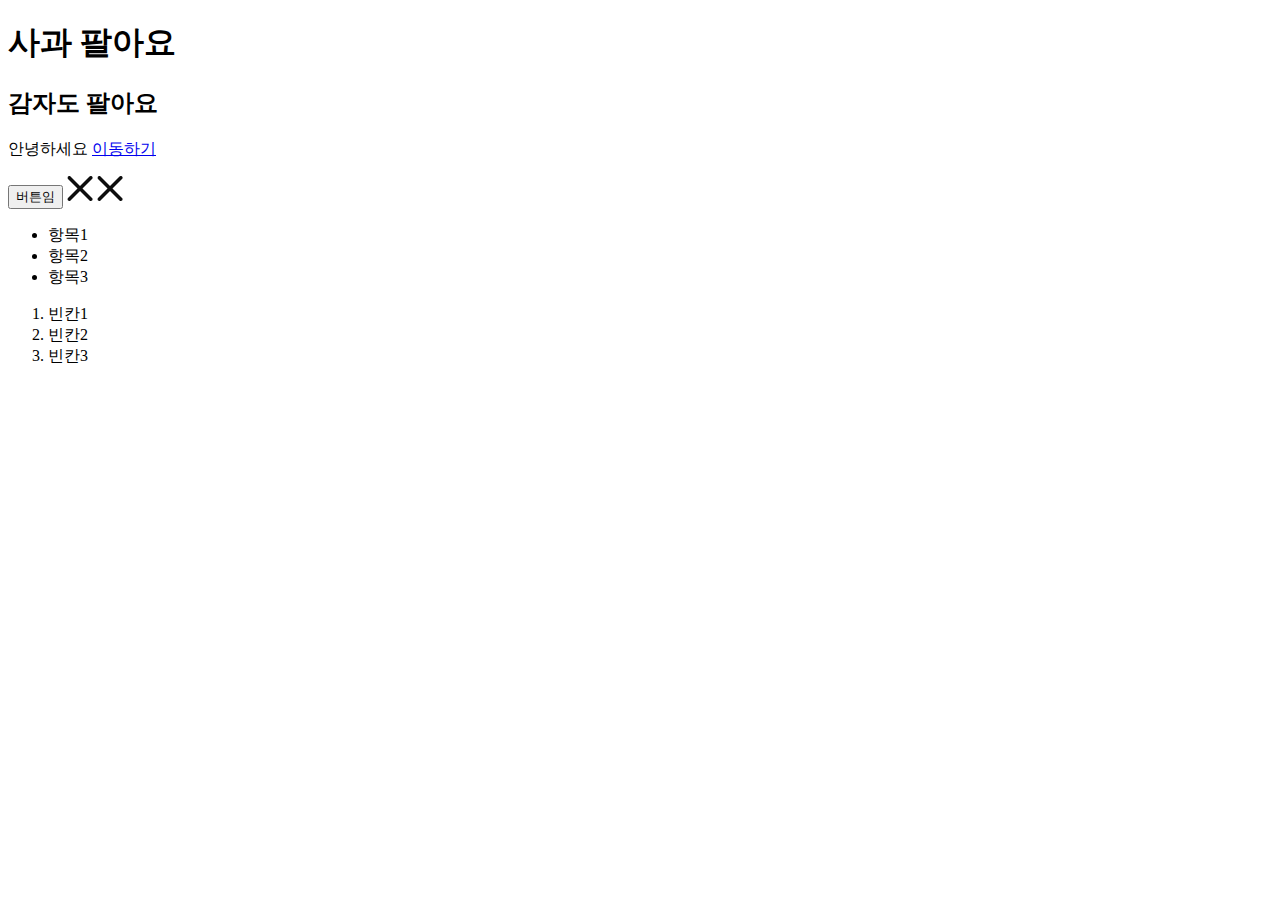
<file: index.html>
<!DOCTYPE html>
<html lang="en">
  <head>
    <meta charset="UTF-8" />
    <meta name="viewport" content="width=device-width, initial-scale=1.0" />
    <title>Document</title>
  </head>
  <body>
    <h1>사과 팔아요</h1>
    <h2>감자도 팔아요</h2>
    <p>안녕하세요 <a href="https://naver.com">이동하기</a></p>
    <button>버튼임</button>
    <a href="https://google.com"><img src="./X.png" alt="" /></a>
    <img src="./X.png" alt="" />
    <ul>
      <li>항목1</li>
      <li>항목2</li>
      <li>항목3</li>
    </ul>
    <ol>
      <li>빈칸1</li>
      <li>빈칸2</li>
      <li>빈칸3</li>
    </ol>
  </body>
</html>
</file>
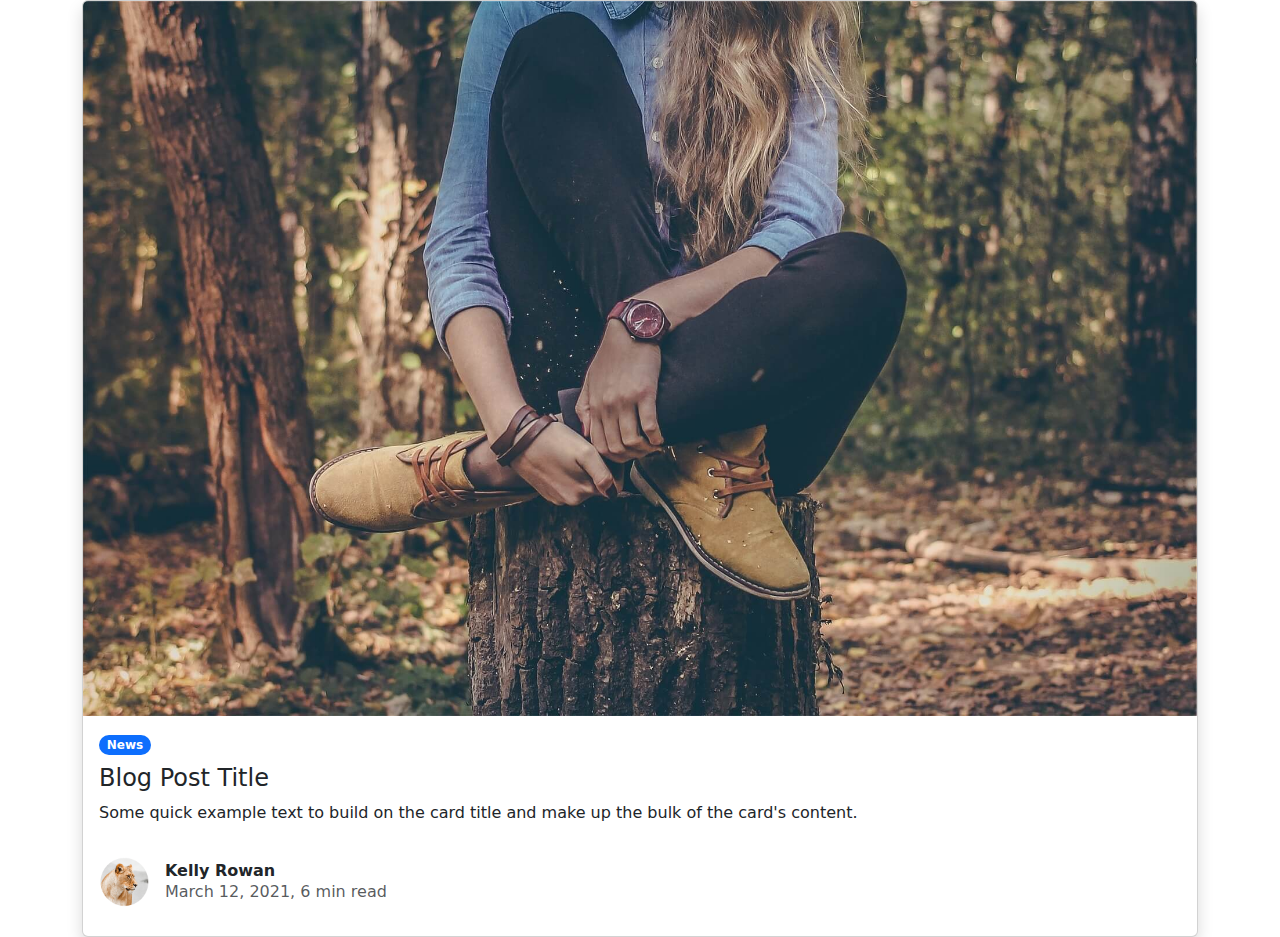
<file: boot.html>
<!DOCTYPE html>
<html lang="en">
  <head>
    <meta charset="utf-8" />
    <meta name="viewport" content="width=device-width, initial-scale=1" />
    <title>Bootstrap demo</title>
    <link
      href="https://cdn.jsdelivr.net/npm/bootstrap@5.3.3/dist/css/bootstrap.min.css"
      rel="stylesheet"
      integrity="sha384-QWTKZyjpPEjISv5WaRU9OFeRpok6YctnYmDr5pNlyT2bRjXh0JMhjY6hW+ALEwIH"
      crossorigin="anonymous"
    />
  </head>
  <body>
    <div class="container">
      <div class="card shadow">
        <img src="./shoes.jpg" class="card-img-top" />
        <div class="card-body">
          <span class="badge rounded-pill bg-primary">News</span>
          <h4 class="mt-2">Blog Post Title</h4>
          <p class="card-text">
            Some quick example text to build on the card title and make up the
            bulk of the card's content.
          </p>
        </div>
        <div class="d-flex p-3">
          <div class="flex-shrink-0">
            <img src="./lion.png" width="50px" />
          </div>
          <div class="flex-grow-1 ms-3 mt-1">
            <h6 class="fw-bold mb-0">Kelly Rowan</h6>
            <p class="text-muted">March 12, 2021, 6 min read</p>
          </div>
        </div>
      </div>
    </div>

    <script
      src="https://cdn.jsdelivr.net/npm/bootstrap@5.3.3/dist/js/bootstrap.bundle.min.js"
      integrity="sha384-YvpcrYf0tY3lHB60NNkmXc5s9fDVZLESaAA55NDzOxhy9GkcIdslK1eN7N6jIeHz"
      crossorigin="anonymous"
    ></script>
  </body>
</html>
</file>
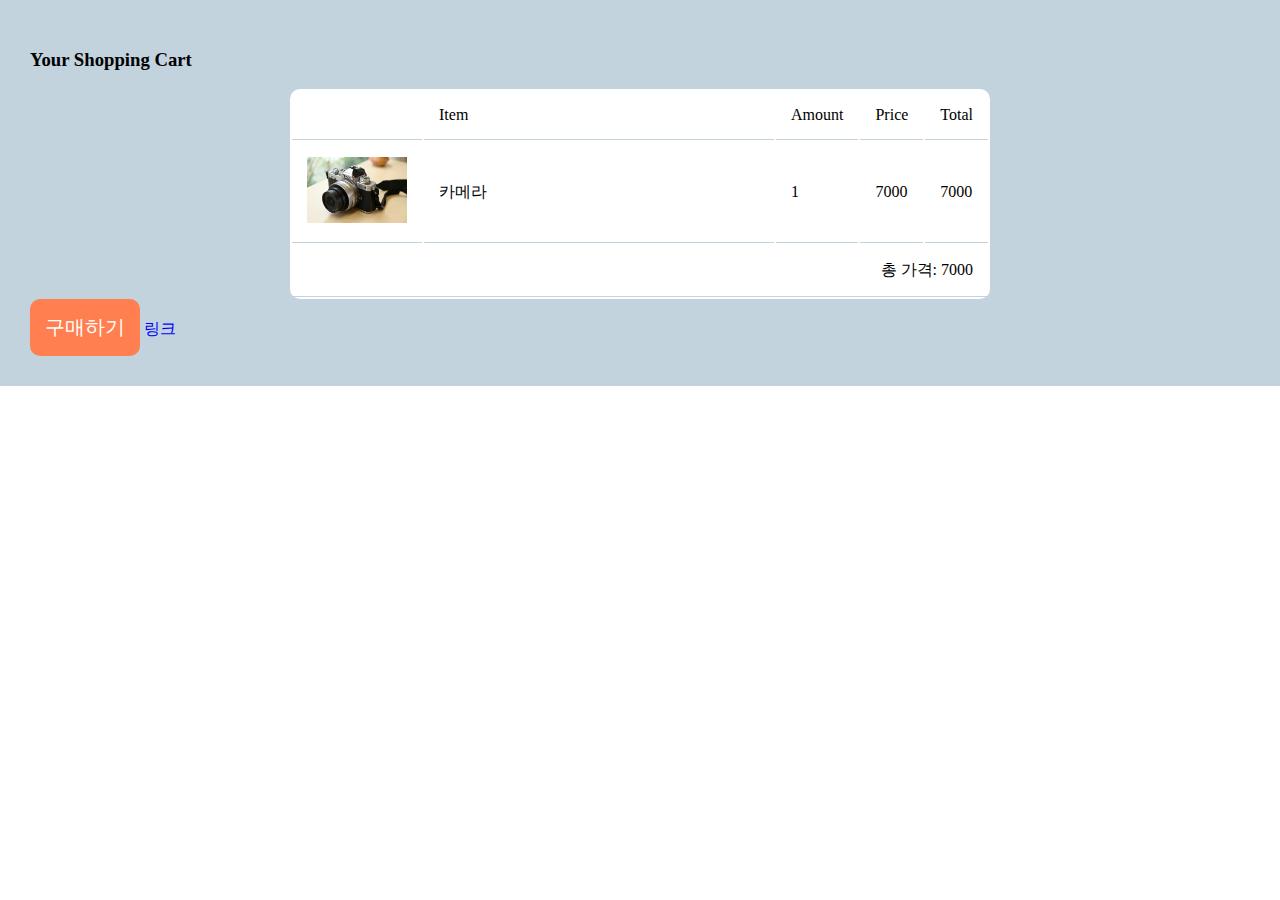
<file: cart.html>
<!DOCTYPE html>
<html lang="en">
  <head>
    <meta charset="UTF-8" />
    <meta name="viewport" content="width=device-width, initial-scale=1.0" />
    <title>Document</title>
    <link rel="stylesheet" href="./cart.css" />
  </head>
  <body>
    <div class="cart-background">
      <h3>Your Shopping Cart</h3>
      <table class="cart-table">
        <thead>
          <tr>
            <td></td>
            <td class="cell-long">Item</td>
            <td>Amount</td>
            <td>Price</td>
            <td>Total</td>
          </tr>
        </thead>
        <tbody>
          <tr>
            <td>
              <img src="./camera1.jpg" alt="" />
            </td>
            <td>카메라</td>
            <td>1</td>
            <td>7000</td>
            <td>7000</td>
          </tr>
          <tr>
            <td colspan="5" style="text-align: right">총 가격: 7000</td>
          </tr>
        </tbody>
      </table>
      <button class="btn">구매하기</button>
      <a href="layout1.html" class="custom-link">링크</a>
    </div>
  </body>
</html>
</file>
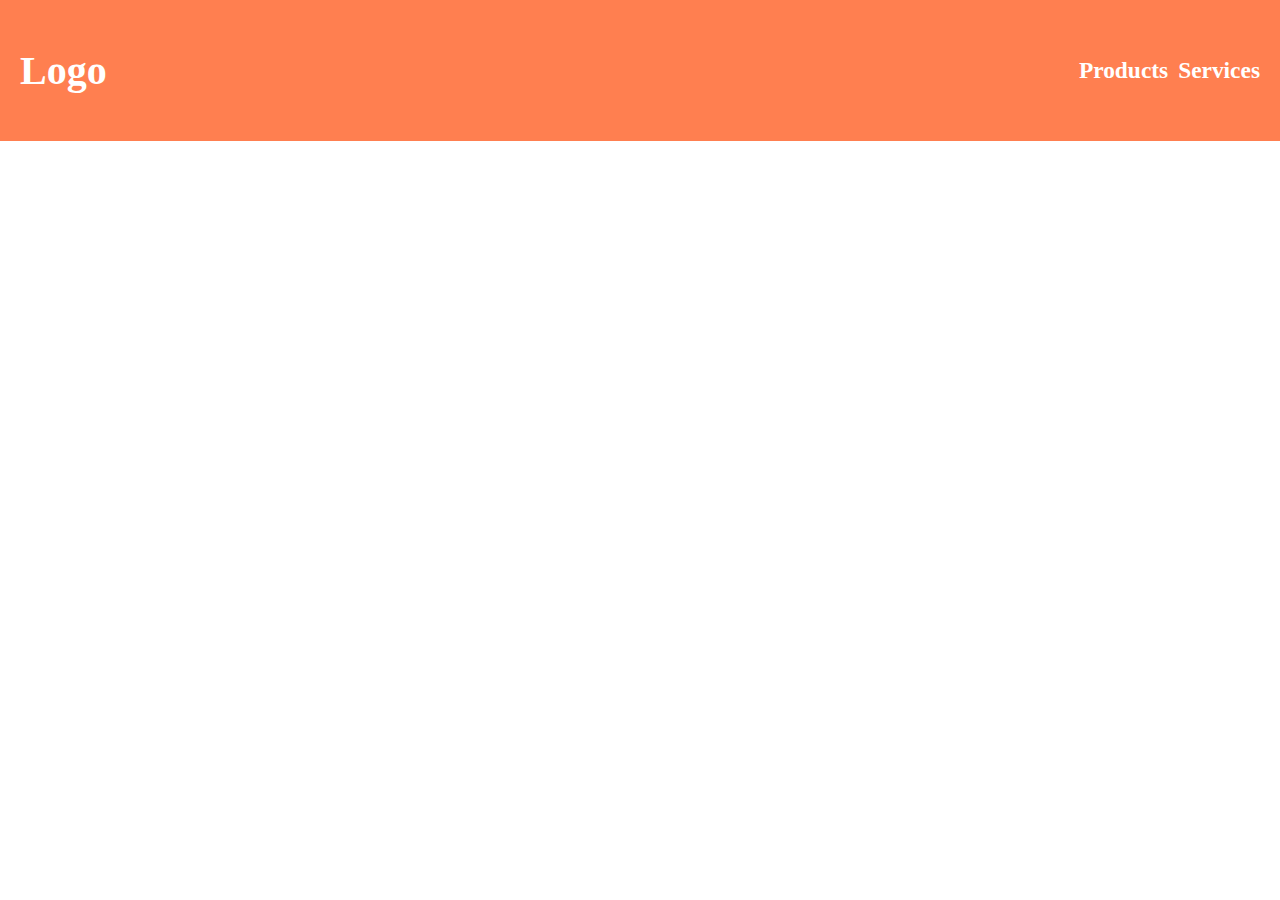
<file: flexbox.html>
<!DOCTYPE html>
<html lang="en">
  <head>
    <meta charset="UTF-8" />
    <meta name="viewport" content="width=device-width, initial-scale=1.0" />
    <title>Document</title>
    <link rel="stylesheet" href="./flexbox.css" />
  </head>
  <body>
    <nav class="nav-container">
      <div class="nav-left">
        <h1>Logo</h1>
      </div>
      <div class="nav-right">
        <h3>Products</h3>
        <h3 class="nav-right-service">Services</h3>
      </div>
    </nav>
  </body>
</html>
</file>
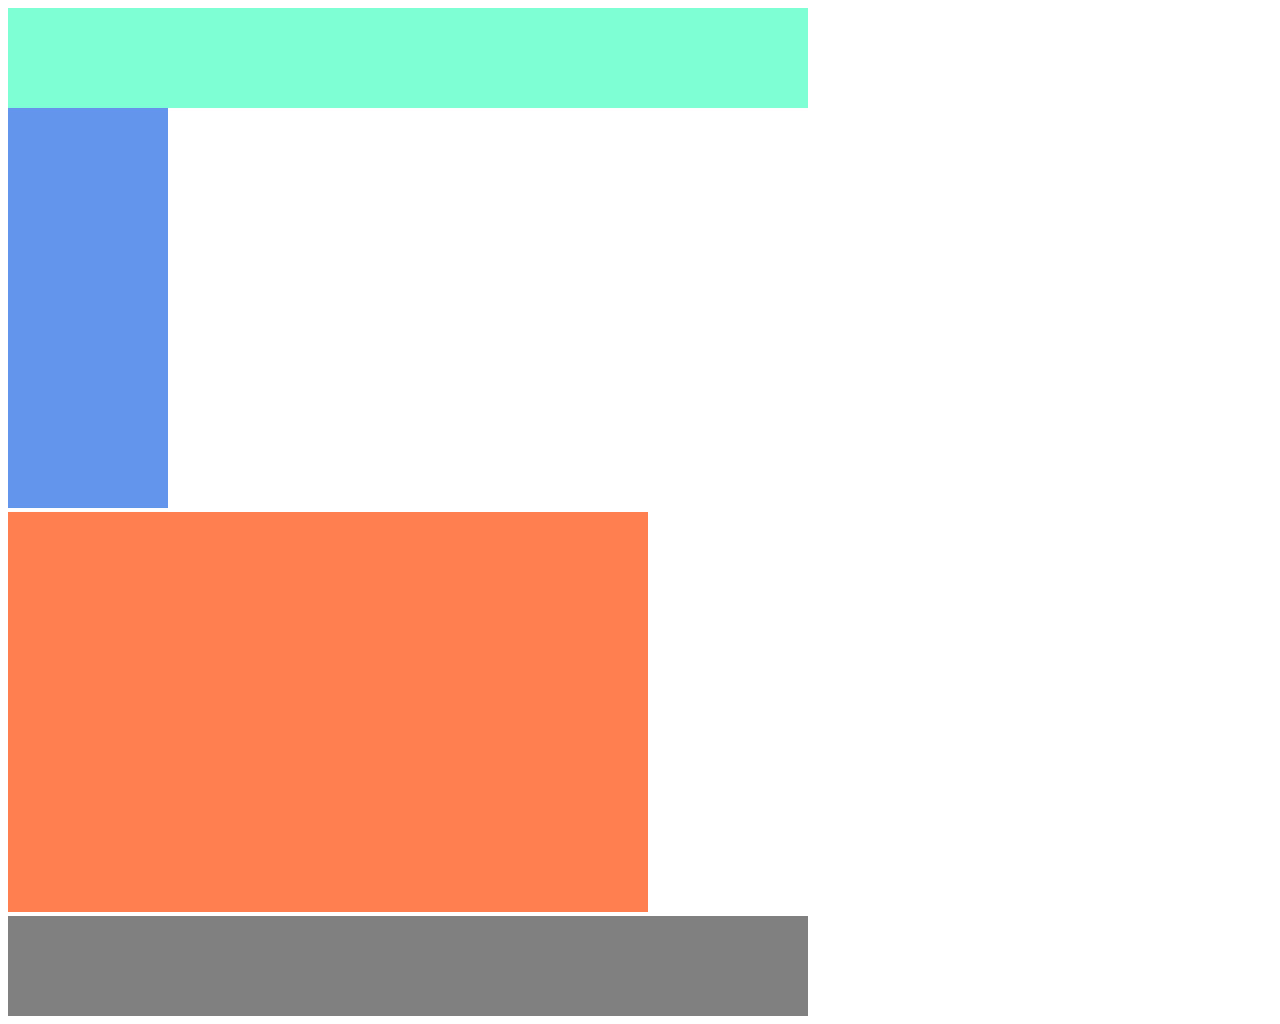
<file: layout1.html>
<!DOCTYPE html>
<html lang="en">
  <head>
    <meta charset="UTF-8" />
    <meta name="viewport" content="width=device-width, initial-scale=1.0" />
    <title>Document</title>
    <link rel="stylesheet" href="./main.css" />
  </head>
  <body>
    <div class="container">
      <div class="header"></div>
      <div class="left-menu"></div>
      <div class="right"></div>
      <div class="footer"></div>
    </div>
  </body>
</html>
</file>
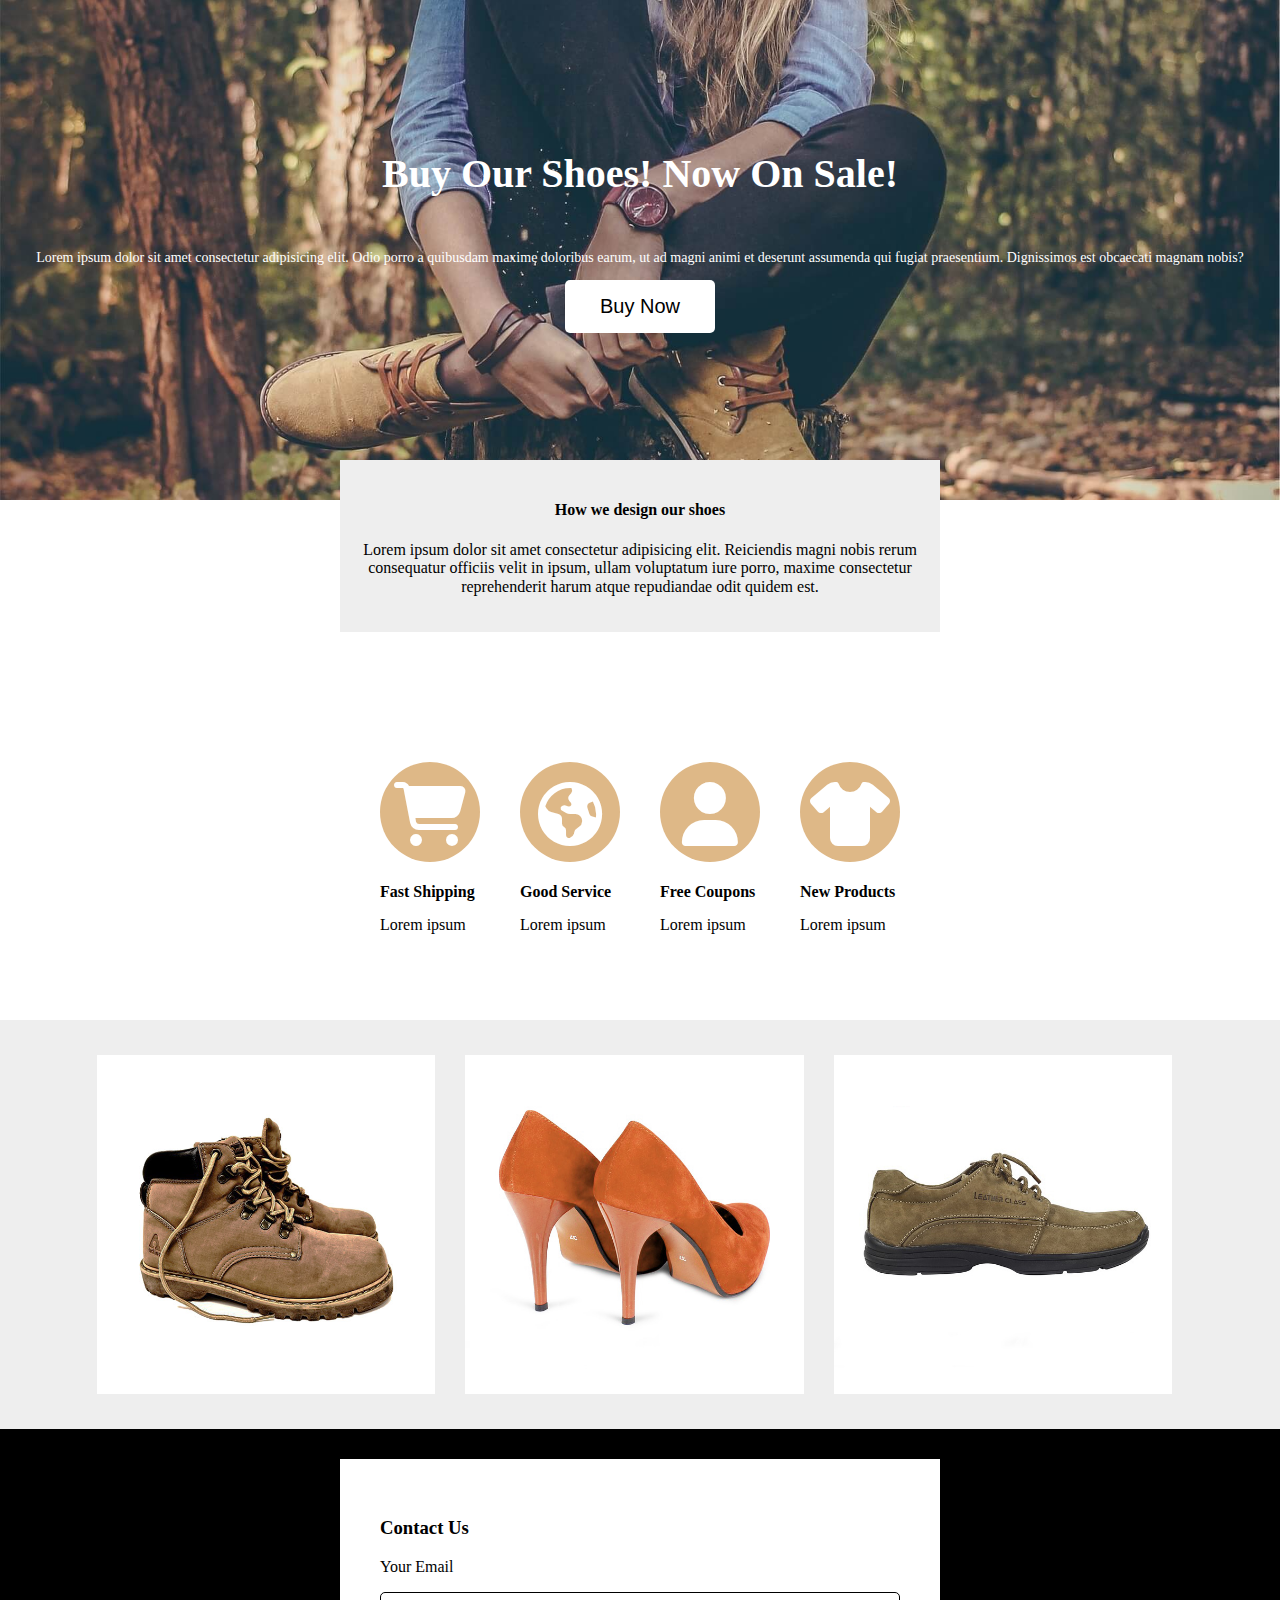
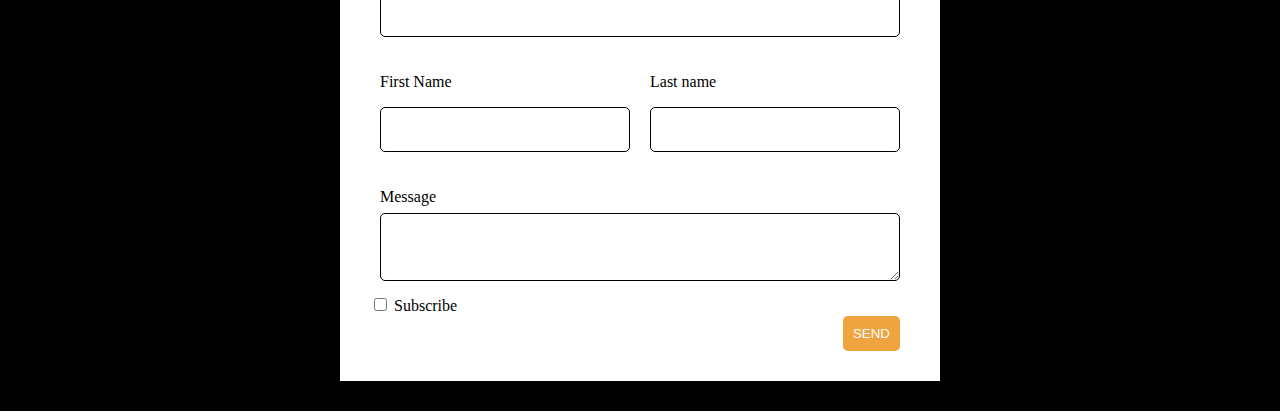
<file: layout2.html>
<!DOCTYPE html>
<html lang="en">
  <head>
    <meta charset="UTF-8" />
    <meta name="viewport" content="width=device-width, initial-scale=1.0" />
    <title>Document</title>
    <link rel="stylesheet" href="./layout2.css" />
    <link
      rel="stylesheet"
      href="./fontawesome/fontawesome-free-6.6.0-web/css/all.min.css"
    />
  </head>
  <body>
    <div class="main-background">
      <h4 class="main-title">Buy Our Shoes! Now On Sale!</h4>
      <p class="main-content">
        Lorem ipsum dolor sit amet consectetur adipisicing elit. Odio porro a
        quibusdam maxime doloribus earum, ut ad magni animi et deserunt
        assumenda qui fugiat praesentium. Dignissimos est obcaecati magnam
        nobis?
      </p>
      <button class="main-button">Buy Now</button>
    </div>
    <div class="explain-box">
      <h4>How we design our shoes</h4>
      <p>
        Lorem ipsum dolor sit amet consectetur adipisicing elit. Reiciendis
        magni nobis rerum consequatur officiis velit in ipsum, ullam voluptatum
        iure porro, maxime consectetur reprehenderit harum atque repudiandae
        odit quidem est.
      </p>
    </div>
    <div class="product-container">
      <div class="product-container-box">
        <i class="fa fa-solid fa-cart-shopping fa-4x"></i>
        <h4>Fast Shipping</h4>
        <p>Lorem ipsum</p>
      </div>
      <div class="product-container-box">
        <i class="fa fa-solid fa-earth-americas fa-4x"></i>
        <h4>Good Service</h4>
        <p>Lorem ipsum</p>
      </div>
      <div class="product-container-box">
        <i class="fa-solid fa-user fa-4x"></i>
        <h4>Free Coupons</h4>
        <p>Lorem ipsum</p>
      </div>
      <div class="product-container-box">
        <i class="fa-solid fa-shirt fa-4x"></i>
        <h4>New Products</h4>
        <p>Lorem ipsum</p>
      </div>
    </div>
    <div class="shop-bg">
      <div class="shop-container">
        <div class="shop-item">
          <div style="position: relative">
            <div class="overlay-wrap">
              <div class="overlay-black">
                <p>$60</p>
              </div>
            </div>
            <img src="./product1-1.jpg" alt="" />
          </div>
        </div>
        <div class="shop-item">
          <img src="./product2.jpg" alt="" />
        </div>
        <div class="shop-item">
          <img src="./product3.jpg" alt="" />
        </div>
      </div>
    </div>
    <div class="form-background">
      <div class="form-white">
        <form action="">
          <div class="w-100">
            <h3>Contact Us</h3>
            <p>Your Email</p>
            <input type="email" class="form-input" />
          </div>
          <div class="w-50">
            <p>First Name</p>
            <input type="text" class="form-input" />
          </div>
          <div class="w-50">
            <p>Last name</p>
            <input type="text" class="form-input" />
          </div>
          <div style="clear: both"></div>
          <div class="w-100">
            <p>Message</p>
            <textarea
              name=""
              id=""
              form=""
              class="form-input form-long"
            ></textarea>
          </div>
          <div>
            <input type="checkbox" id="sub" />
            <label for="sub">Subscribe</label>
            <button class="yellow-button">SEND</button>
          </div>
        </form>
      </div>
    </div>
  </body>
</html>
</file>
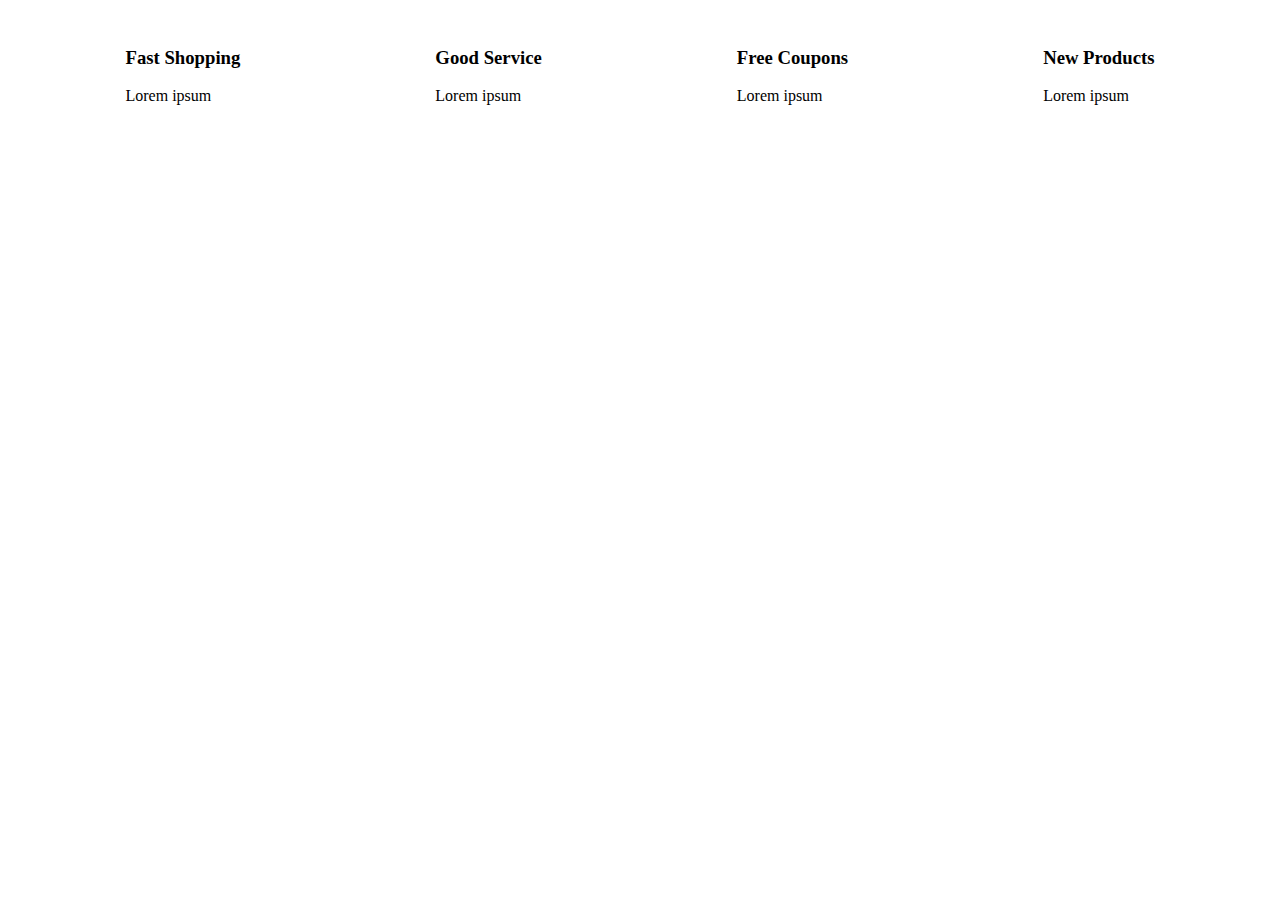
<file: layout3.html>
<!DOCTYPE html>
<html lang="en">
  <head>
    <meta charset="UTF-8" />
    <meta name="viewport" content="width=device-width, initial-scale=1.0" />
    <title>Document</title>
    <link rel="stylesheet" href="./layout3.css" />
  </head>
  <body>
    <div class="size-container">
      <div class="size-shopiing">
        <h3>Fast Shopping</h3>
        <p>Lorem ipsum</p>
      </div>
      <div class="size-service">
        <h3>Good Service</h3>
        <p>Lorem ipsum</p>
      </div>
      <div class="size-coupons">
        <h3>Free Coupons</h3>
        <p>Lorem ipsum</p>
      </div>
      <div class="size-product">
        <h3>New Products</h3>
        <p>Lorem ipsum</p>
      </div>
    </div>
  </body>
</html>
</file>
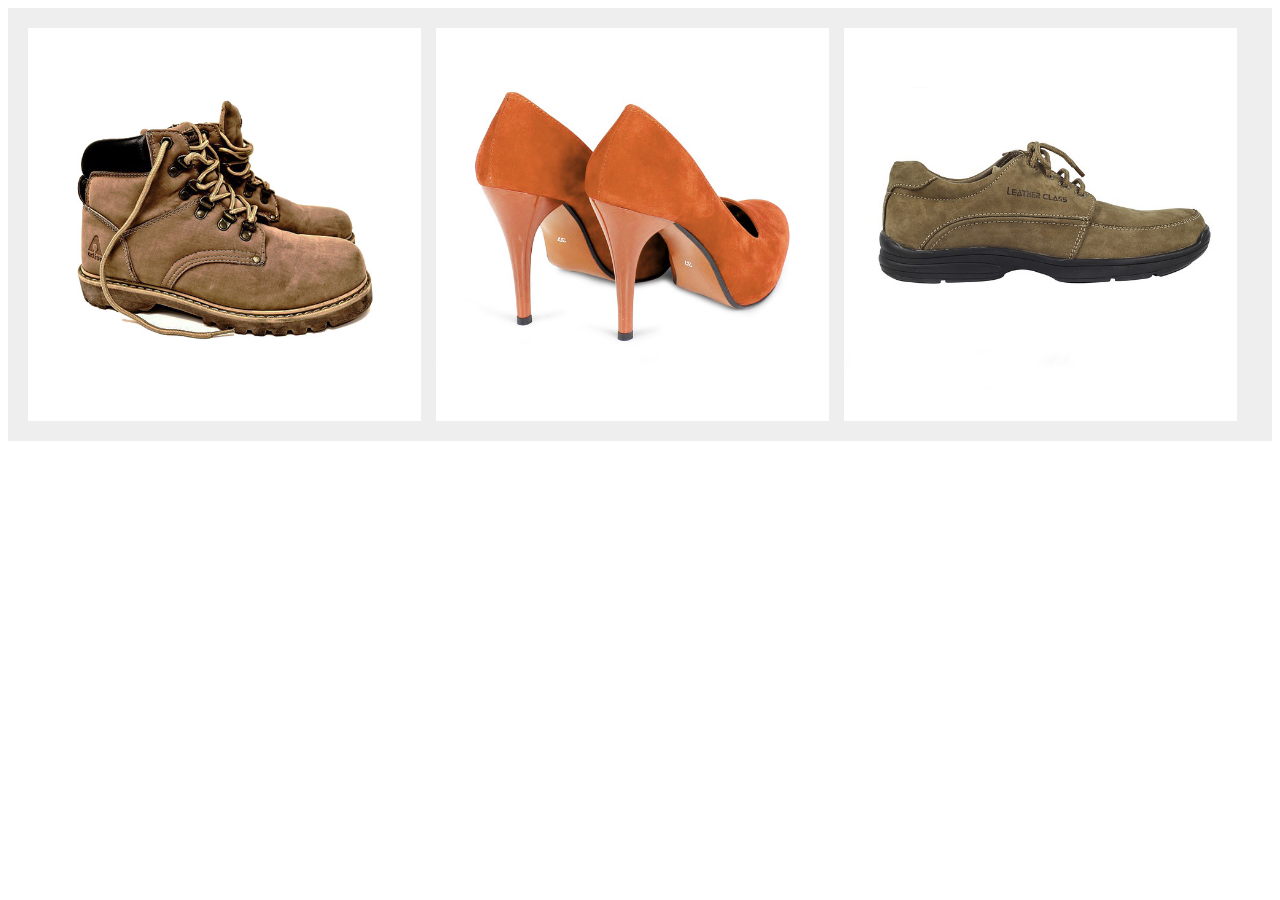
<file: test.html>
<!DOCTYPE html>
<html lang="en">
  <head>
    <meta charset="UTF-8" />
    <meta name="viewport" content="width=device-width, initial-scale=1.0" />
    <title>Document</title>
    <link rel="stylesheet" href="./test.css" />
  </head>
  <body>
    <div class="box-bg">
      <div class="box-container">
        <div class="box">
          <div class="overlay"></div>
          <img src="./product1-1.jpg" alt="" />
        </div>
        <div class="box">
          <img src="./product2.jpg" alt="" />
        </div>
        <div class="box">
          <img src="./product3.jpg" alt="" />
        </div>
      </div>
    </div>
  </body>
</html>
</file>
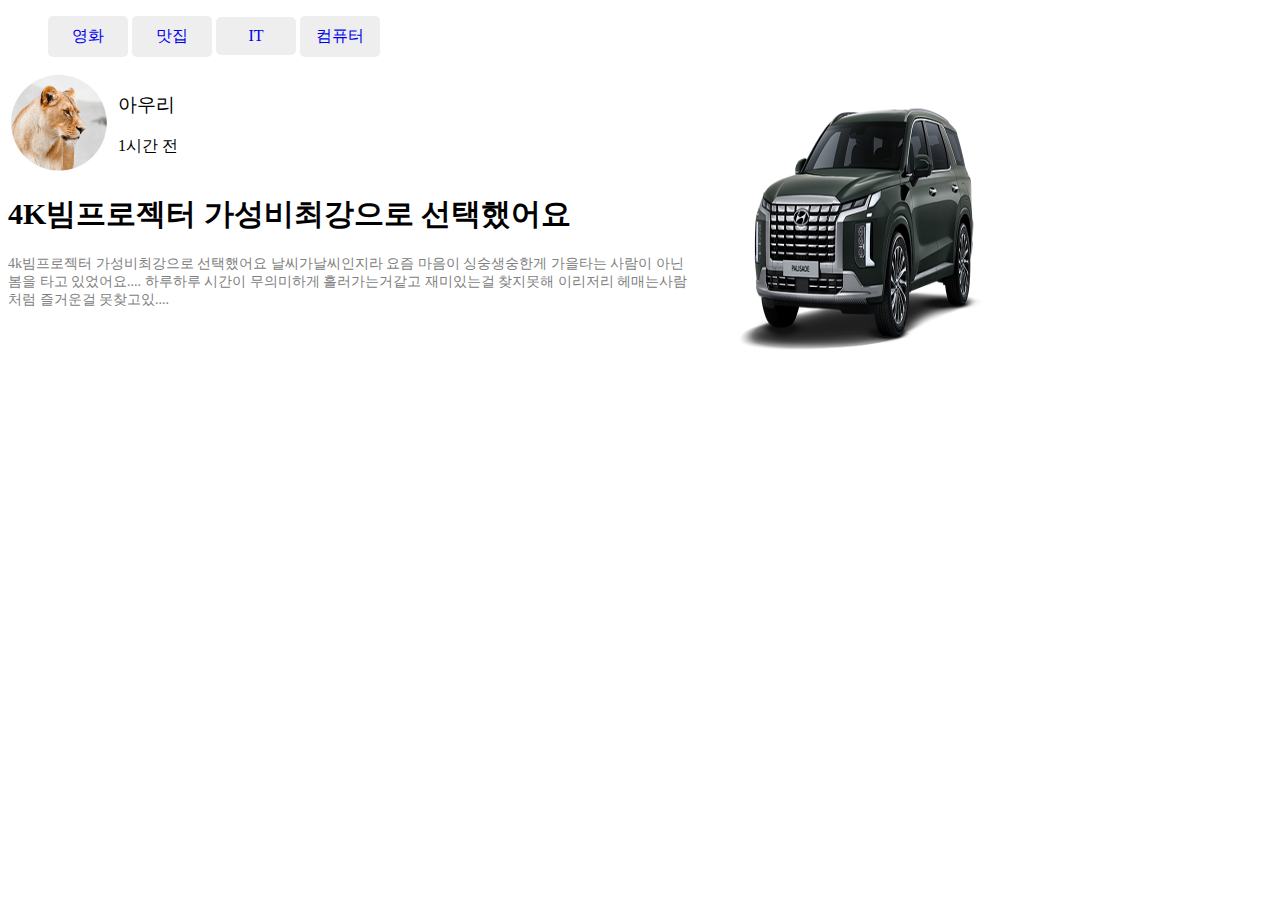
<file: homework/homework1.html>
<!DOCTYPE html>
<html lang="en">
  <head>
    <meta charset="UTF-8" />
    <meta name="viewport" content="width=device-width, initial-scale=1.0" />
    <title>Document</title>
    <link rel="stylesheet" href="./homework1.css" />
  </head>
  <body>
    <nav>
      <ul class="navbar content">
        <li><a href="#">영화</a></li>
        <li><a href="#">맛집</a></li>
        <li><a href="#">IT</a></li>
        <li><a href="#">컴퓨터</a></li>
      </ul>
    </nav>
    <div class="container">
      <div class="left-box">
        <div class="name-box">
          <img class="titleImg" src="../lion.png" alt="" />
          <div class="comment">
            <h3 class="title">아우리</h3>
            <p class="text">1시간 전</p>
          </div>
        </div>
        <div class="text-box">
          <h1>4K빔프로젝터 가성비최강으로 선택했어요</h1>
          <p>
            4k빔프로젝터 가성비최강으로 선택했어요 날씨가날씨인지라 요즘 마음이
            싱숭생숭한게 가을타는 사람이 아닌 봄을 타고 있었어요.... 하루하루
            시간이 무의미하게 흘러가는거같고 재미있는걸 찾지못해 이리저리
            헤매는사람처럼 즐거운걸 못찾고있....
          </p>
        </div>
      </div>
      <img class="right-img" src="../car.png" alt="" />
    </div>
  </body>
</html>
</file>
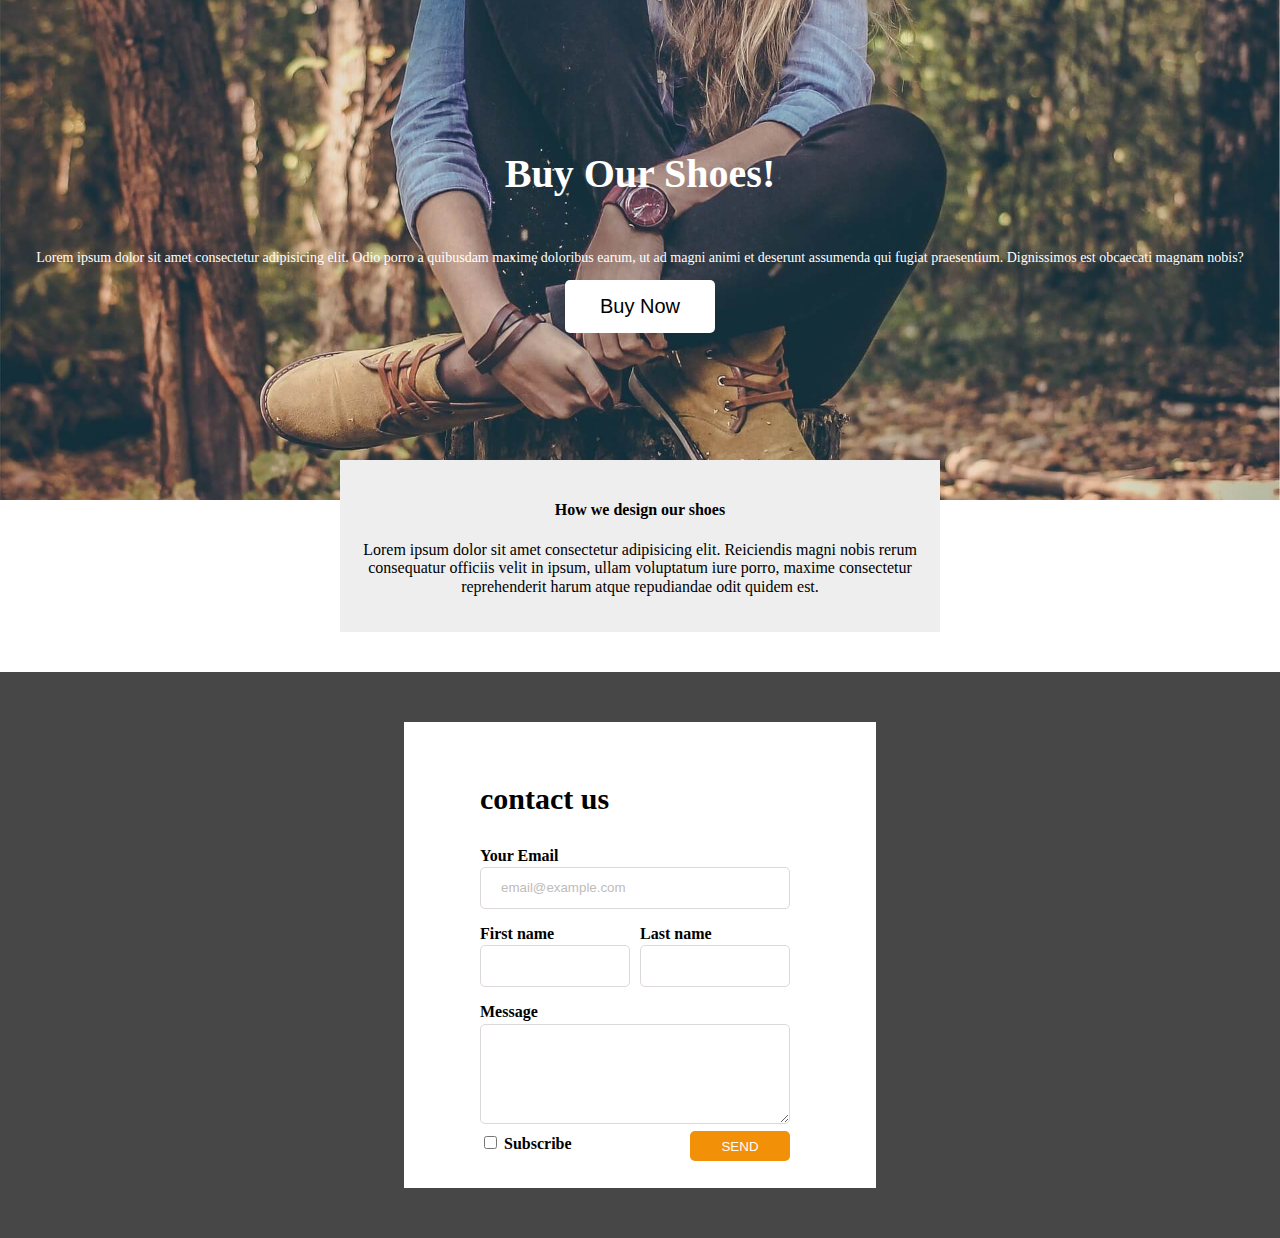
<file: homework/homework2.html>
<!DOCTYPE html>
<html lang="en">
  <head>
    <meta charset="UTF-8" />
    <meta name="viewport" content="width=device-width, initial-scale=1.0" />
    <title>Document</title>
    <link rel="stylesheet" href="./homework2.css" />
  </head>
  <body>
    <div class="main-background">
      <h4 class="main-title">Buy Our Shoes!</h4>
      <p class="main-content">
        Lorem ipsum dolor sit amet consectetur adipisicing elit. Odio porro a
        quibusdam maxime doloribus earum, ut ad magni animi et deserunt
        assumenda qui fugiat praesentium. Dignissimos est obcaecati magnam
        nobis?
      </p>
      <button class="main-button">Buy Now</button>
    </div>
    <div class="explain-box">
      <h4>How we design our shoes</h4>
      <p>
        Lorem ipsum dolor sit amet consectetur adipisicing elit. Reiciendis
        magni nobis rerum consequatur officiis velit in ipsum, ullam voluptatum
        iure porro, maxime consectetur reprehenderit harum atque repudiandae
        odit quidem est.
      </p>
    </div>
    <div class="input-background">
      <div class="input-box">
        <form class="name-box">
          <h3>contact us</h3>
          <p>Your Email</p>
          <input type="email" placeholder="email@example.com" />
          <div class="name-container">
            <div class="name-left">
              <p>First name</p>
              <input type="text" />
            </div>
            <div class="name-right">
              <p>Last name</p>
              <input type="text" />
            </div>
          </div>
          <p>Message</p>
          <textarea name="" id=""></textarea>
          <div class="sub-box">
            <div class="sub-checkbox">
              <input class="checkbox" type="checkbox" />
              <span>Subscribe</span>
            </div>
            <button type="submit" class="send-button">SEND</button>
          </div>
        </form>
      </div>
    </div>
  </body>
</html>
</file>
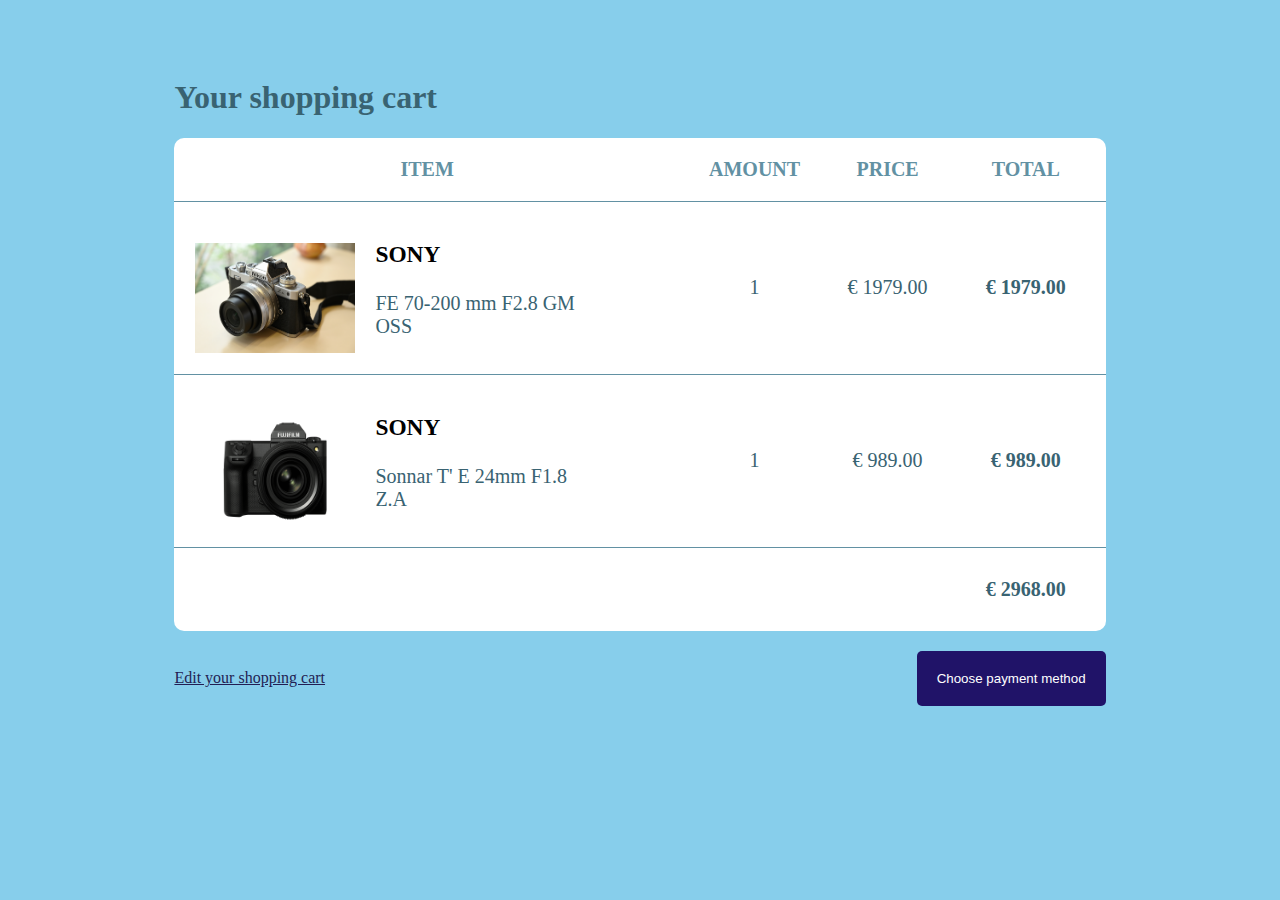
<file: homework/homework3.html>
<!DOCTYPE html>
<html lang="en">
  <head>
    <meta charset="UTF-8" />
    <meta name="viewport" content="width=device-width, initial-scale=1.0" />
    <title>Document</title>
    <link rel="stylesheet" href="./homework3.css" />
  </head>
  <body>
    <div class="cart-container">
      <div class="cart-h1">
        <h1>Your shopping cart</h1>
      </div>
      <table>
        <thead>
          <tr class="thead-tr">
            <td>ITEM</td>
            <td>AMOUNT</td>
            <td>PRICE</td>
            <td>TOTAL</td>
          </tr>
        </thead>
        <tbody>
          <tr class="tbody-tr">
            <td>
              <div class="item-box">
                <img src="../camera1.jpg" alt="" />
                <div class="item-box-text">
                  <h3>SONY</h3>
                  <p class="text-color">FE 70-200 mm F2.8 GM OSS</p>
                </div>
              </div>
            </td>
            <td class="text-color">1</td>
            <td class="text-color">€ 1979.00</td>
            <td class="text-color-bolder">€ 1979.00</td>
          </tr>
          <tr class="tbody-tr">
            <td>
              <div class="item-box">
                <img src="../camera2.png" alt="" />
                <div class="item-box-text">
                  <h3>SONY</h3>
                  <p class="text-color">Sonnar T' E 24mm F1.8 Z.A</p>
                </div>
              </div>
            </td>
            <td class="text-color">1</td>
            <td class="text-color">€ 989.00</td>
            <td class="text-color-bolder">€ 989.00</td>
          </tr>
          <tr>
            <td colspan="2"></td>
            <td></td>
            <td class="text-color-bolder sum">€ 2968.00</td>
          </tr>
        </tbody>
      </table>
      <div class="select-box">
        <a href="#">Edit your shopping cart</a>
        <button class="select-button">Choose payment method</button>
      </div>
    </div>
  </body>
</html>
</file>
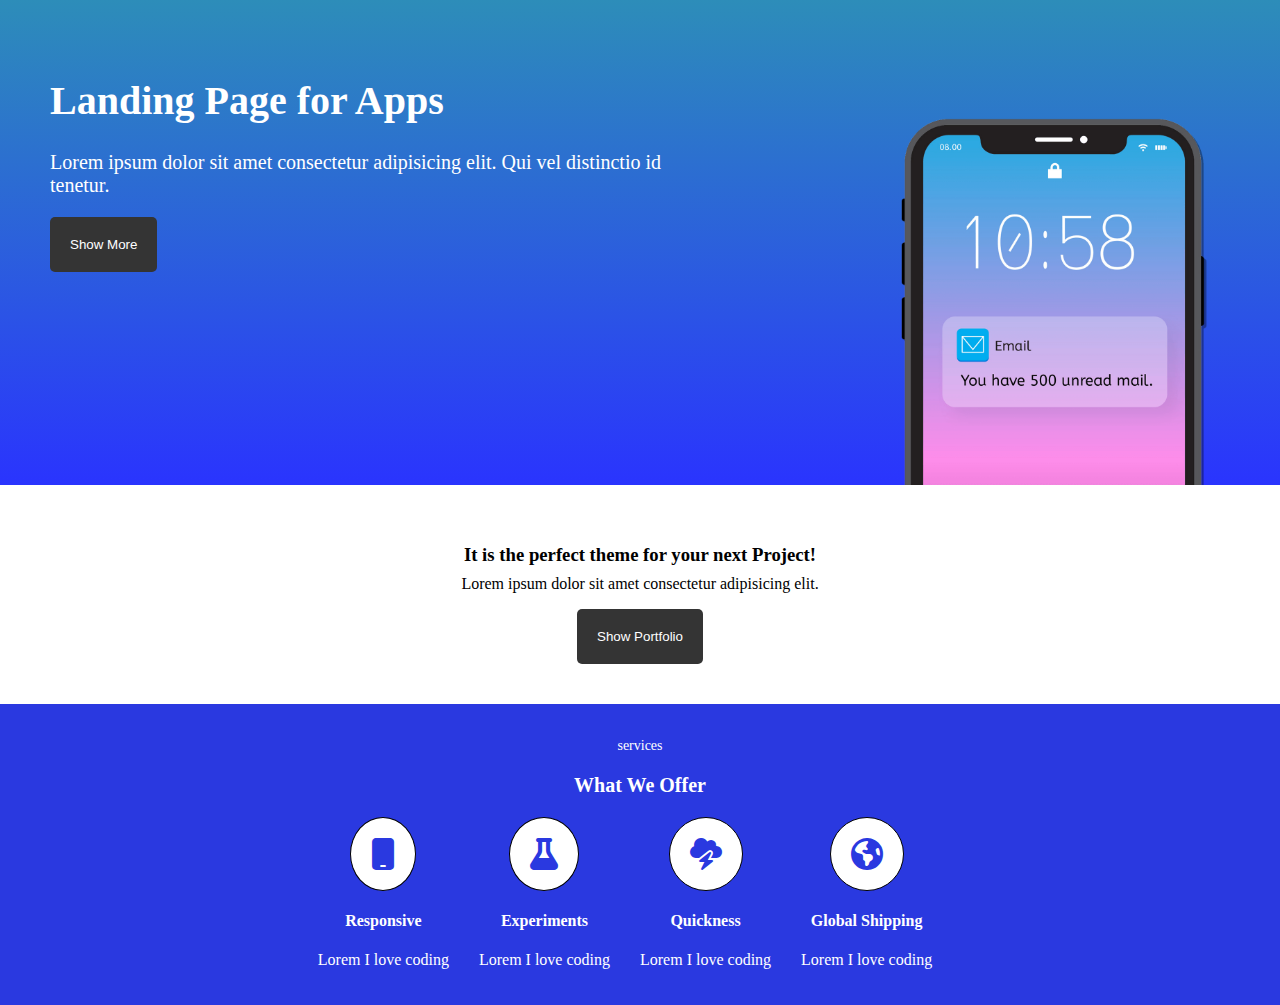
<file: homework/homework4.html>
<!DOCTYPE html>
<html lang="en">
  <head>
    <meta charset="UTF-8" />
    <meta name="viewport" content="width=device-width, initial-scale=1.0" />
    <title>Document</title>
    <link rel="stylesheet" href="./homework4.css" />
    <link
      rel="stylesheet"
      href="../fontawesome/fontawesome-free-6.6.0-web/css/all.min.css"
    />
  </head>
  <body>
    <div class="landing-container">
      <div class="landing-left">
        <h1>Landing Page for Apps</h1>
        <p>
          Lorem ipsum dolor sit amet consectetur adipisicing elit. Qui vel
          distinctio id tenetur.
        </p>
        <button>Show More</button>
      </div>
      <img src="../img/iphone.png" alt="" />
    </div>
    <div class="show-bg">
      <div class="show-container">
        <h3>It is the perfect theme for your next Project!</h3>
        <p>Lorem ipsum dolor sit amet consectetur adipisicing elit.</p>
        <button>Show Portfolio</button>
      </div>
    </div>
    <div class="service-bg">
      <div class="service-paragraph">
        <p>services</p>
        <h3>What We Offer</h3>
      </div>
      <div class="service-container">
        <div class="service-box">
          <i class="fa-solid fa-mobile fa-2x"></i>
          <h4>Responsive</h4>
          <p>Lorem I love coding</p>
        </div>
        <div class="service-box">
          <i class="fa-solid fa-flask fa-2x"></i>
          <h4>Experiments</h4>
          <p>Lorem I love coding</p>
        </div>
        <div class="service-box">
          <i class="fa-solid fa-cloud-bolt fa-2x"></i>
          <h4>Quickness</h4>
          <p>Lorem I love coding</p>
        </div>
        <div class="service-box">
          <i class="fa-solid fa-earth-americas fa-2x"></i>
          <h4>Global Shipping</h4>
          <p>Lorem I love coding</p>
        </div>
      </div>
    </div>
  </body>
</html>
</file>
<file: cart.css>
body {
  margin: 0;
}

* {
  box-sizing: border-box;
}

.cart-background {
  width: 100%;
  background-color: #c2d3de;
  padding: 30px;
}

.cart-table {
  width: 100%;
  max-width: 700px;
  margin: auto;
  background-color: white;
  border-radius: 10px;
}

.cart-table th:nth-child(2) {
  width: 400px;
}

.cart-table td {
  padding: 15px;
  border-bottom: 1px solid #c2d3de;
}

img {
  width: 100px;
}

.cell-long {
  width: 700px;
}

.btn {
  padding: 15px;
  font-size: 20px;
  border: none;
  border-radius: 10px;
  background-color: coral;
  color: white;
  cursor: pointer;
}

.btn:hover {
  background-color: chocolate;
}

.btn:focus {
  background-color: gray;
}

.btn:active {
  background-color: brown;
}

.input-test {
  font-size: 30px;
}

.input-test:focus {
  border: 5px solid red;
}

.custom-link {
  text-decoration: none;
}

.custom-link:link {
  color: blue;
}

.custom-link:visited {
  color: black;
}
</file>
<file: flexbox.css>
body {
  margin: 0;
}

* {
  box-sizing: border-box;
}

.nav-container {
  padding: 20px;
  background-color: coral;
  display: flex;
  justify-content: space-between;
  color: white;
  font-size: 20px;
}

.nav-right {
  display: flex;
  align-items: center;
}

.nav-right h3 {
  margin-left: 10px;
}
</file>
<file: main.css>
.profile {
  display: block;
  margin: auto;
  width: 100px;
}

.title {
  font-size: 16px;
  text-align: center;
}

.content {
  text-align: center;
}

.box {
  width: 200px;
  background-color: cadetblue;
  margin: auto;
  padding: 40px;
  border-radius: 5px;
  color: white;
  box-shadow: 5px 5px black;
}

.container {
  width: 800px;
}

.header {
  width: 100%;
  height: 100px;
  background-color: aquamarine;
}

.left-menu {
  width: 20%;
  height: 400px;
  background-color: cornflowerblue;
  /* float: left; */
  display: inline-block;
}

.right {
  width: 80%;
  height: 400px;
  background-color: coral;
  /* float: left; */
  display: inline-block;
}

.footer {
  width: 100%;
  height: 100px;
  background-color: gray;
  /* clear: both; */
}
</file>
<file: layout2.css>
@font-face {
  font-family: '이쁜폰트';
  src: url(./font/NanumSquareAcB.woff);
}

html {
  line-height: 1.15;
}

body {
  margin: 0;
  /* font-family: '이쁜폰트'; */
}

* {
  box-sizing: border-box;
}

.main-background {
  width: 100%;
  height: 500px;
  background-image: url(./shoes.jpg);
  background-size: cover;
  background-repeat: no-repeat;
  background-position: center;
  padding: 1px;
  position: relative;
}

.main-title {
  color: white;
  font-size: 40px;
  margin-top: 150px;
  text-align: center;
}

.main-content {
  color: white;
  font-size: 14px;
  text-align: center;
}

.main-button {
  padding: 15px;
  font-size: 20px;
  background-color: white;
  border: none;
  border-radius: 5px;
  display: block;
  margin: auto;
  margin-top: 30px;
  position: absolute;
  left: 0;
  right: 0;
  margin: auto;
  width: 150px;
  cursor: pointer;
}

.explain-box {
  width: 80%;
  max-width: 600px;
  margin: auto;
  padding: 20px;
  text-align: center;
  background-color: #eee;
  position: relative;
  top: -40px;
}

.product-container {
  display: flex;
  justify-content: space-around;
  padding: 20px;
  width: 80%;
  max-width: 600px;
  margin: auto;
  margin-top: 50px;
  margin-bottom: 50px;
}

.product-container i {
  background-color: burlywood;
  width: 100px;
  height: 100px;
  border-radius: 50px;
  padding-top: 20px;
  color: white;
  margin-top: 20px;
  text-align: center;
}

.product-container-box p {
  margin-top: -7px;
}

.shop-bg {
  background-color: #eee;
  padding: 20px;
}

.shop-container {
  display: flex;
  width: 90%;
  margin: auto;
}

.shop-item {
  width: 33%;
  padding: 15px;
}

.overlay-wrap {
  position: absolute;
  width: 100%;
  height: 100%;
  overflow: hidden;
}

.overlay-black {
  width: 100%;
  height: 100%;
  background-color: rgba(0, 0, 0, 0.3);
  margin-top: 100%;
  transition: all 1s;
}

.overlay-wrap:hover .overlay-black {
  margin-top: 50%;
}

.overlay {
  position: absolute;
  width: 100%;
  height: 100%;
  background-color: rgba(0, 0, 0, 0.5);
  opacity: 0;
  transition: all 1s;
}

.overlay:hover {
  opacity: 1;
}

.overlay-black p {
  font-size: 24px;
  margin-left: 10px;
  color: white;
}

.shop-item img {
  width: 100%;
  display: block;
}

.form-background {
  background-color: black;
  padding: 30px;
}

.form-white {
  background-color: white;
  padding: 30px;
  max-width: 600px;
  width: 80%;
  margin: auto;
}

.w-100 {
  width: 100%;
  padding: 10px;
}

.form-input {
  width: 100%;
  padding: 10px;
  font-size: 20px;
  border: 1px solid black;
  border-radius: 5px;
}

.w-50 {
  width: 50%;
  float: left;
  padding: 10px;
}

.form-long {
  margin-top: -10px;
}

.yellow-button {
  padding: 10px;
  display: block;
  margin-left: auto;
  border: none;
  background-color: rgb(240, 164, 63);
  border-radius: 5px;
  color: white;
  position: relative;
  right: 10px;
}

@media screen and (max-width: 1200px) {
  .main-title {
    font-size: 30px;
  }

  .product-container {
    width: 50%;
  }
}

@media screen and (max-width: 768px) {
  .main-title {
    font-size: 20px;
  }

  .product-container {
    align-items: center;
    flex-direction: column;
  }
}
</file>
<file: layout3.css>
.size-container {
  padding: 20px;
  display: flex;
  justify-content: space-around;
}

@media screen and (max-width: 1200px) {
  .size-container {}

@media screen and (max-width: 768px) {
  .size-container {
    align-items: center;
    flex-direction: column;
  }
}
</file>
<file: test.css>
.box-bg {
  background-color: #eee;
  padding: 20px;
}

.box-container {
  display: flex;
}

.overlay {
  width: 100%;
  height: 100%;
  background-color: rgba(0, 0, 0, 0.5);
  position: absolute;
  opacity: 0;
  transition: all 1s;
}

.overlay:hover {
  opacity: 1;
}

.box {
  width: 33%;
  margin-right: 15px;
  position: relative;
}

.box img {
  width: 100%;
  display: block;
}
</file>
<file: homework/homework1.css>
.navbar li {
  display: inline-block;
  width: 60px;
  text-align: center;
  background-color: #eee;
  padding: 10px;
  border-radius: 5px;
}

.navbar li > a {
  font-size: 16px;
  text-decoration: none;
}

.container {
  width: 1000px;
  height: 300px;
  display: flex;
}

.left-box {
  width: 70%;
  margin-right: 20px;
}

.right-img {
  width: 30%;
}

.name-box {
  display: flex;
}

.titleImg {
  width: 100px;
  margin-right: 10px;
}

.title {
  font-weight: 400;
}

.text {
  font-weight: 300;
}

.text-box {
  margin-top: 10px;
}

.text-box h1 {
  font-size: 30px;
}

.text-box p {
  font-size: 14px;
  color: gray;
}
</file>
<file: homework/homework2.css>
html {
  line-height: 1.15;
}

body {
  margin: 0;
}

* {
  box-sizing: border-box;
}

.main-background {
  width: 100%;
  height: 500px;
  background-image: url(../shoes.jpg);
  background-size: cover;
  background-repeat: no-repeat;
  background-position: center;
  padding: 1px;
  position: relative;
}

.main-title {
  color: white;
  font-size: 40px;
  margin-top: 150px;
  text-align: center;
}

.main-content {
  color: white;
  font-size: 14px;
  text-align: center;
}

.main-button {
  padding: 15px;
  font-size: 20px;
  background-color: white;
  border: none;
  border-radius: 5px;
  display: block;
  margin: auto;
  margin-top: 30px;
  position: absolute;
  left: 0;
  right: 0;
  margin: auto;
  width: 150px;
  cursor: pointer;
}

.explain-box {
  width: 80%;
  max-width: 600px;
  margin: auto;
  padding: 20px;
  text-align: center;
  background-color: #eee;
  position: relative;
  top: -40px;
}

.input-background {
  background-color: rgb(71, 71, 71);
  padding: 50px;
  display: flex;
  justify-content: center;
  align-items: center;
  flex-direction: column;
}

.input-box {
  width: 40%;
  padding: 30px;
  background-color: white;
  display: flex;
  justify-content: center;
  align-items: center;
  flex-direction: column;
  font-weight: 600;
}

.name-box > h3 {
  margin-bottom: 30px;
  font-size: 30px;
  font-weight: bold;
}

.name-box > input {
  width: 310px;
  height: 30px;
  border: 1px solid rgb(220, 216, 216);
  border-radius: 5px;
  padding: 20px;
}

.name-box p {
  margin-bottom: 2px;
}

.name-box > input::placeholder {
  color: rgb(192, 188, 188);
}

.name-container {
  display: flex;
}

.name-left input,
.name-right input {
  width: 150px;
  height: 30px;
  border: 1px solid rgb(220, 216, 216);
  border-radius: 5px;
  padding: 20px;
  margin-right: 10px;
}

textarea {
  width: 310px;
  height: 100px;
  border: 1px solid rgb(220, 216, 216);
  border-radius: 5px;
  padding: 20px;
  margin-right: 10px;
}

.sub-box {
  display: flex;
  justify-content: space-between;
  align-items: center;
}

.checkbox {
  accent-color: gray;
}

.send-button {
  background-color: rgb(242, 144, 8);
  border: none;
  border-radius: 5px;
  width: 100px;
  height: 30px;
  color: white;
  position: relative;
  right: 10px;
  top: 3px;
}
</file>
<file: homework/homework3.css>
body {
  background-color: skyblue;
}

* {
  box-sizing: border-box;
}

.cart-container {
  display: flex;
  justify-content: center;
  align-items: center;
  flex-direction: column;
  padding: 50px;
}

.cart-h1 {
  width: 80%;
  text-align: left;
  color: rgb(57, 99, 114);
}

table {
  border-collapse: collapse;
  background-color: white;
  text-align: center;
  border-radius: 10px;
  padding: 10px;
  width: 80%;
}

.thead-tr td {
  padding: 20px;
  color: rgb(98, 145, 163);
  border-bottom: 1px solid rgb(98, 145, 163);
  font-weight: bold;
}

.tbody-tr {
  border-bottom: 1px solid rgb(98, 145, 163);
}

td {
  font-size: 20px;
}

table img {
  width: 200px;
  height: 150px;
  margin-top: 20px;
  padding: 20px;
}

.item-box {
  display: flex;
  justify-content: space-around;
  align-items: center;
  width: 80%;
}

.item-box-text {
  text-align: left;
}

.text-color {
  color: rgb(57, 99, 114);
}

.text-color-bolder {
  color: rgb(57, 99, 114);
  font-weight: bold;
}

.sum {
  padding: 30px;
}

.select-box {
  display: flex;
  justify-content: space-between;
  align-items: center;
  margin: 20px;
  width: 80%;
}

.select-box a {
  color: rgb(35, 30, 83);
}

.select-box button {
  padding: 20px;
  border: none;
  border-radius: 5px;
  background-color: rgb(32, 19, 104);
  color: white;
}
</file>
<file: homework/homework4.css>
body {
  margin: 0;
}

* {
  box-sizing: border-box;
}

.landing-container {
  background: linear-gradient(
    0deg,
    rgba(42, 52, 254, 1) 0%,
    rgba(45, 141, 185, 1) 100%
  );
  display: flex;
  padding: 50px;
  color: white;
}

.landing-left h1 {
  font-size: 40px;
}

.landing-left p {
  font-size: 20px;
}

.landing-left button {
  padding: 20px;
  border-radius: 5px;
  border: none;
  background-color: rgb(52, 52, 52);
  color: white;
  cursor: pointer;
}

.landing-container img {
  width: 30%;
  position: relative;
  top: 50px;
  margin-left: 200px;
}

.show-bg {
  padding: 40px;
}

.show-container {
  display: flex;
  justify-content: center;
  align-items: center;
  flex-direction: column;
}

.show-container p {
  margin-top: -10px;
}

.show-container button {
  padding: 20px;
  border-radius: 5px;
  border: none;
  background-color: rgb(52, 52, 52);
  color: white;
  cursor: pointer;
}

.service-bg {
  padding: 20px;
  background-color: rgb(42, 57, 224);
  display: flex;
  justify-content: center;
  align-items: center;
  flex-direction: column;
  color: white;
}

.service-paragraph p {
  text-align: center;
  font-size: 14px;
}

.service-paragraph h3 {
  font-size: 20px;
}

.service-container {
  display: flex;
  justify-content: space-around;
  text-align: center;
}

.service-box {
  margin-right: 30px;
}

.service-box i {
  padding: 20px;
  border: 1px solid black;
  background-color: white;
  border-radius: 50%;
  color: rgb(42, 57, 224);
}
</file>
